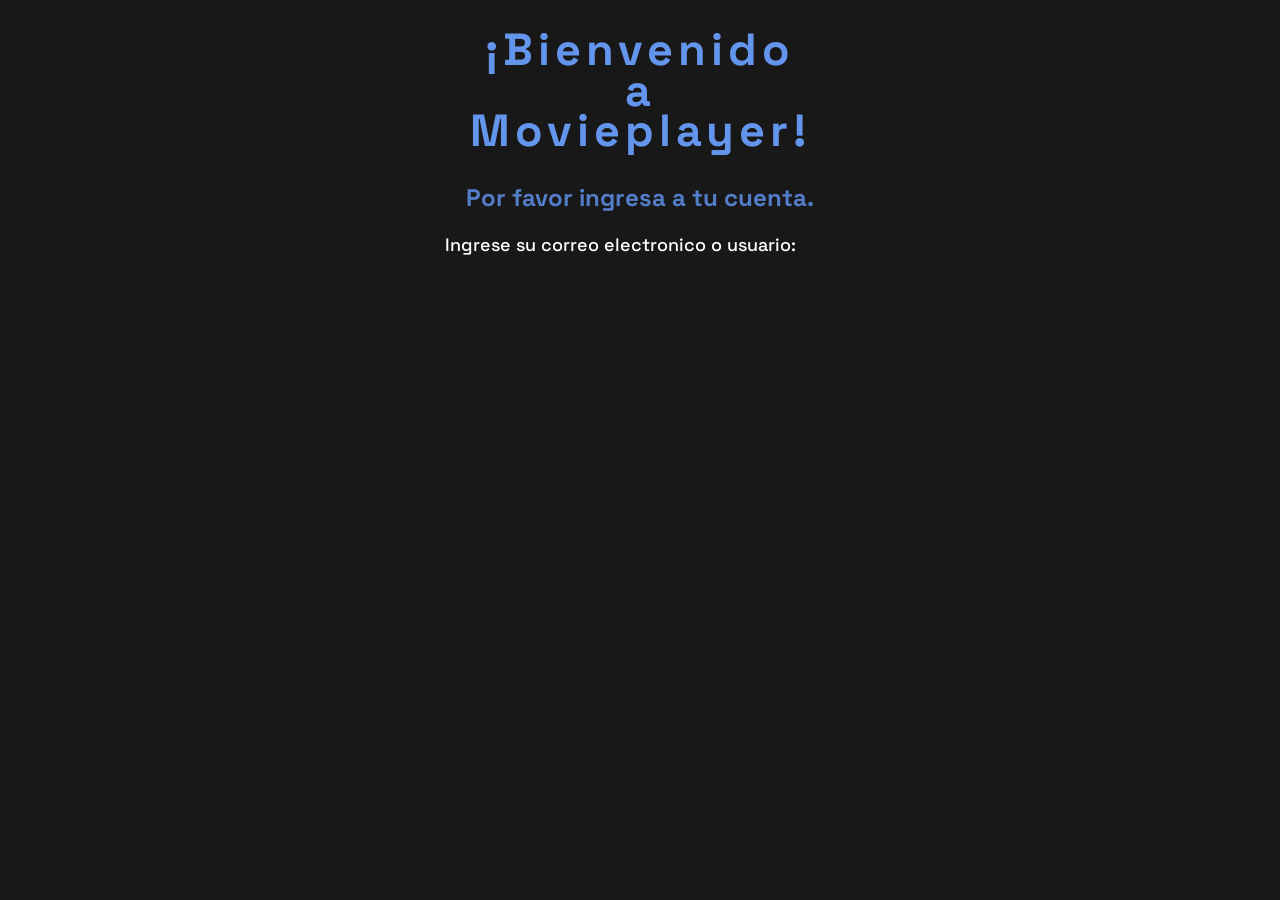
<file: index.html>
<!DOCTYPE html>
<html lang="es">

<head>
    <title>MoviePlayer</title>
    <meta charset="UTF-8">
    <meta name="viewport" content="width=device-width, initial-scale=1.0">
    <link rel="stylesheet" type="text/css" href="config.css" />
    <link rel="preconnect" href="https://fonts.googleapis.com">
    <link rel="preconnect" href="https://fonts.gstatic.com" crossorigin>
    <link href="https://fonts.googleapis.com/css2?family=Space+Grotesk:wght@300..700&display=swap" rel="stylesheet">

</head>

<body>
    <h1> ¡Bienvenido <br>a<br> Movieplayer! </h1>

    <h2> Por favor ingresa a tu cuenta. </h2>

    <p class="resaltar alineado">Ingrese su correo electronico o usuario: </p>
    <br>



</body>

</html>
</file>
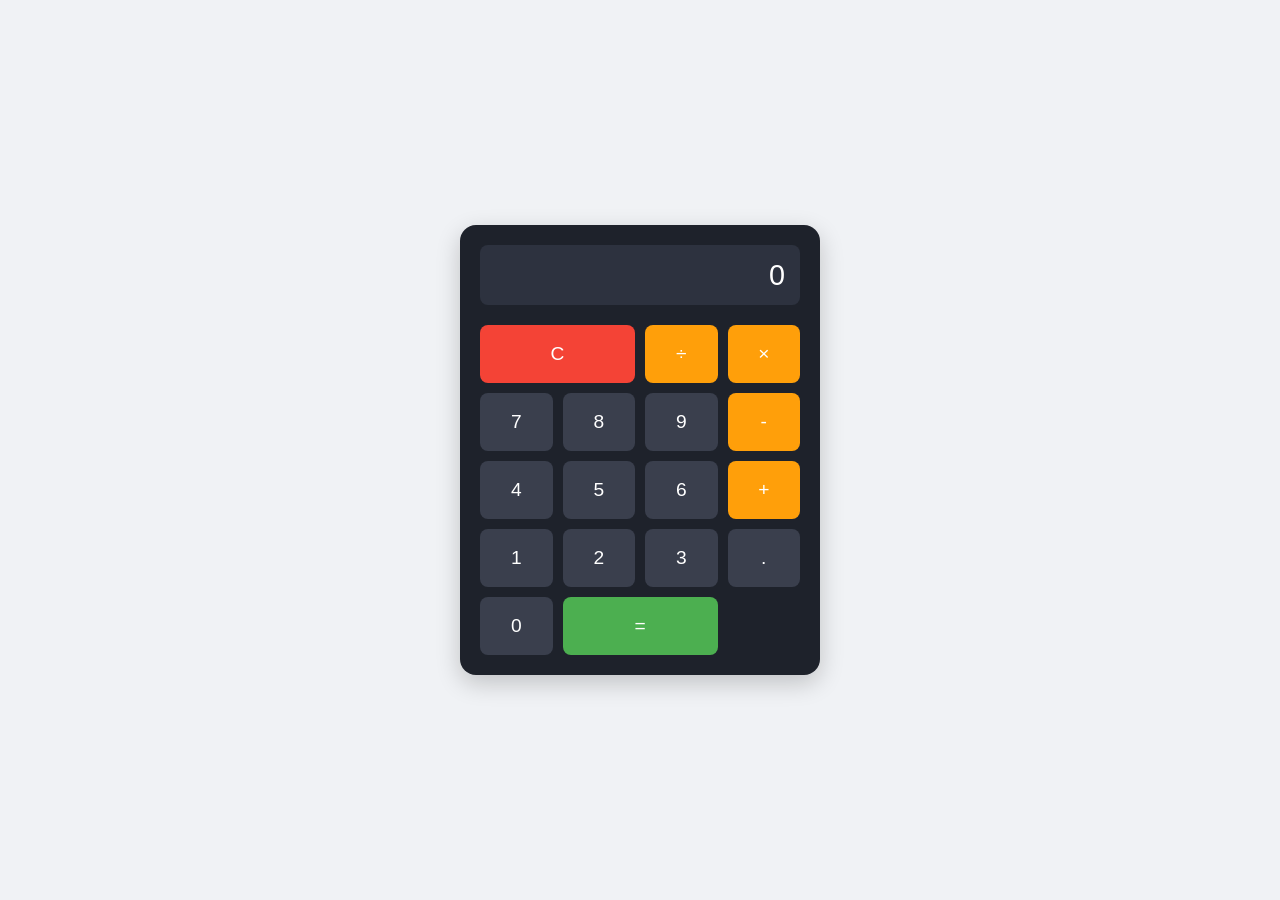
<file: index2.html>
<!DOCTYPE html>
<html lang="es">

<head>
    <meta charset="UTF-8">
    <meta name="viewport" content="width=device-width, initial-scale=1.0">
    <title>Calculadora JavaScript</title>
    <style>
        /* Estilos CSS para el diseño visual */
        body {
            display: flex;
            justify-content: center;
            align-items: center;
            height: 100vh;
            background-color: #f0f2f5;
            font-family: 'Segoe UI', Tahoma, Geneva, Verdana, sans-serif;
            margin: 0;
        }

        .calculadora {
            background-color: #1e222b;
            padding: 20px;
            border-radius: 16px;
            box-shadow: 0 8px 24px rgba(0, 0, 0, 0.2);
            width: 320px;
        }

        #pantalla {
            width: 100%;
            height: 60px;
            background-color: #2d323f;
            border: none;
            border-radius: 8px;
            margin-bottom: 20px;
            color: #ffffff;
            font-size: 1.8rem;
            text-align: right;
            padding: 0 15px;
            box-sizing: border-box;
        }

        .botones {
            display: grid;
            grid-template-columns: repeat(4, 1fr);
            gap: 10px;
        }

        button {
            padding: 18px;
            font-size: 1.2rem;
            border: none;
            border-radius: 8px;
            cursor: pointer;
            background-color: #3a3f4d;
            color: #ffffff;
            transition: background-color 0.2s;
        }

        button:hover {
            background-color: #4a5161;
        }

        button.operador {
            background-color: #ff9f0a;
            color: #ffffff;
        }

        button.operador:hover {
            background-color: #cc7f08;
        }

        button.clear {
            background-color: #f44336;
            grid-column: span 2;
        }

        button.clear:hover {
            background-color: #d32f2f;
        }

        button.igual {
            background-color: #4caf50;
            grid-column: span 2;
        }

        button.igual:hover {
            background-color: #388e3c;
        }
    </style>
</head>

<body>

    <!-- Estructura HTML de la calculadora -->
    <div class="calculadora">
        <input type="text" id="pantalla" readonly value="0">
        <div class="botones">
            <button class="clear" onclick="limpiar()">C</button>
            <button class="operador" onclick="agregar('/')">÷</button>
            <button class="operador" onclick="agregar('*')">×</button>

            <button onclick="agregar('7')">7</button>
            <button onclick="agregar('8')">8</button>
            <button onclick="agregar('9')">9</button>
            <button class="operador" onclick="agregar('-')">-</button>

            <button onclick="agregar('4')">4</button>
            <button onclick="agregar('5')">5</button>
            <button onclick="agregar('6')">6</button>
            <button class="operador" onclick="agregar('+')">+</button>

            <button onclick="agregar('1')">1</button>
            <button onclick="agregar('2')">2</button>
            <button onclick="agregar('3')">3</button>
            <button onclick="agregar('.')">.</button>

            <button onclick="agregar('0')">0</button>
            <button class="igual" onclick="calcular()">=</button>
        </div>
    </div>

    <!-- Lógica de funcionamiento en JavaScript -->
    <script>
        const pantalla = document.getElementById('pantalla');

        function agregar(valor) {
            if (pantalla.value === '0' && valor !== '.') {
                pantalla.value = valor;
            } else {
                pantalla.value += valor;
            }
        }

        function limpiar() {
            pantalla.value = '0';
        }

        function calcular() {
            try {
                // eval realiza el cálculo matemático de la cadena de texto
                pantalla.value = eval(pantalla.value);
            } catch (error) {
                pantalla.value = 'Error';
                setTimeout(limpiar, 1500);
            }
        }
    </script>
</body>

</html>
</file>
<file: config.css>
body {
    background-color: #000000e7;
    /* Cambia el fondo a negro */
    color: #ffffff;
    /* Cambia el texto a blanco para que sea legible */
    font-family: 'Space Grotesk', sans-serif;
    /* Cambia el formato del texto*/
}

h1 {
    text-align: center;
    color: cornflowerblue;
    /* Color del texto*/
    font-size: 45px;
    /* Tamaño del texto*/
    letter-spacing: 5px;
    /* Espacio horizontal*/
    line-height: 0.9;
    /* Espacio vertical*/
}


h2 {
    text-align: center;
    color: rgb(84, 125, 201);
}

p {
    font-size: 18px;
}

p.alineado {
    text-align: center;
    padding-right: 40px;
}

.resaltar {
    font-weight: 500;
}
</file>
